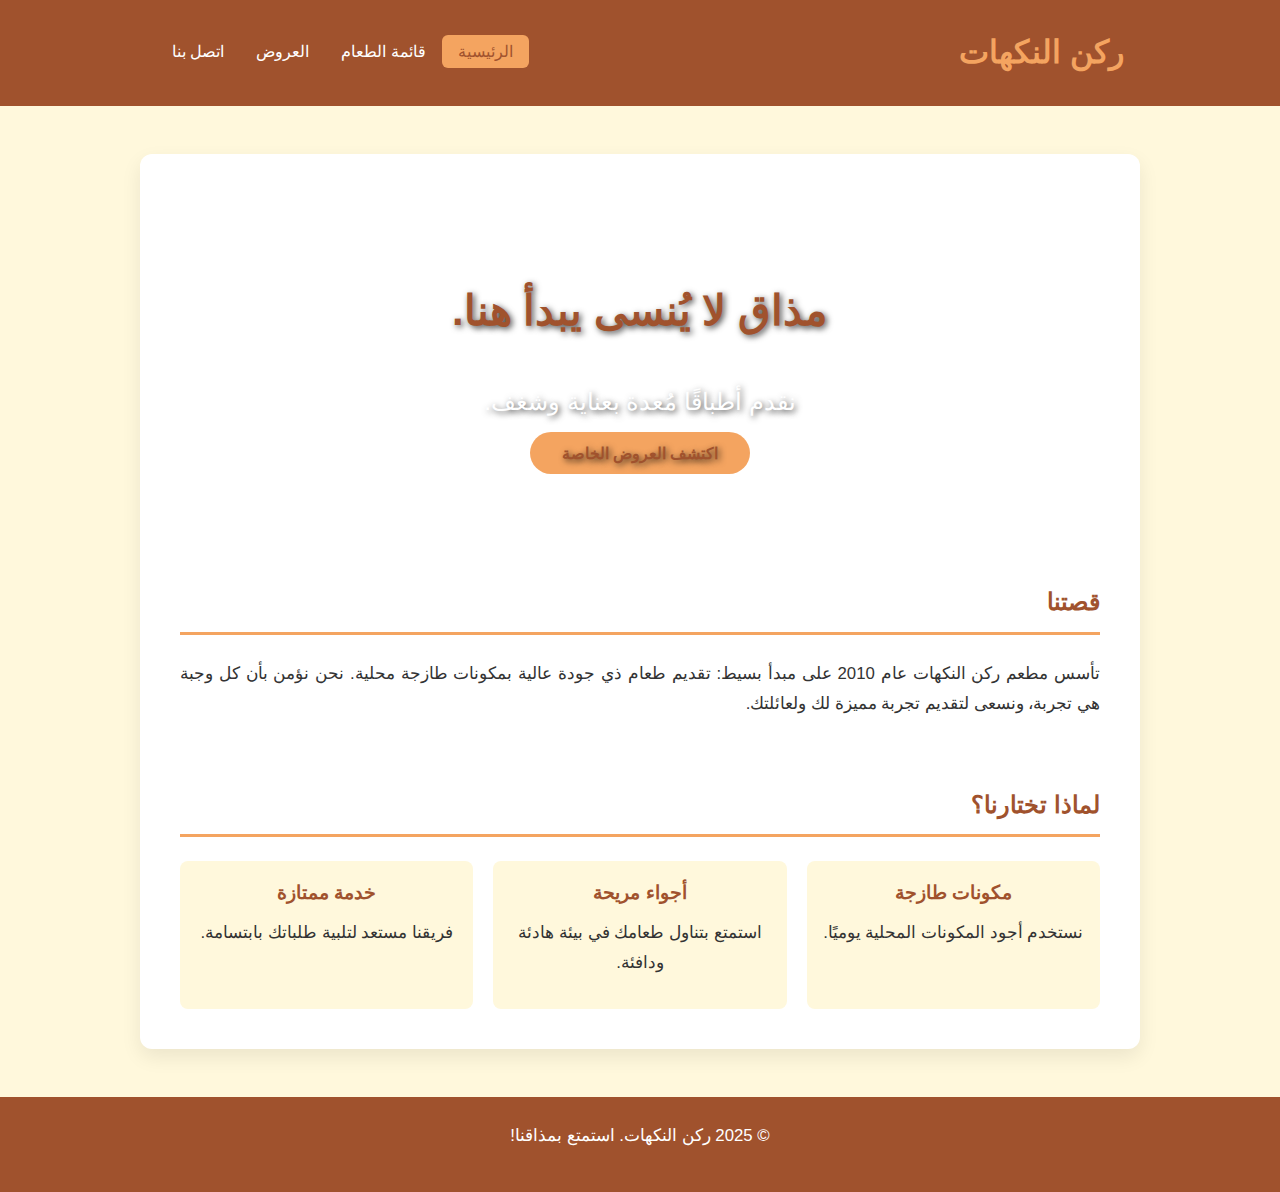
<file: index.html>
<!DOCTYPE html>
<html lang="ar" dir="rtl">
  <head>
    <meta charset="UTF-8" />
    <meta name="viewport" content="width=device-width, initial-scale=1.0" />
    <title>الرئيسية | ركن النكهات</title>
    <link rel="stylesheet" href="style.css" />
  </head>
  <body>
    <header class="main-header">
      <nav class="navbar">
        <div class="logo"><a href="index.html">ركن النكهات</a></div>
        <ul class="nav-links">
          <li><a href="index.html" class="active">الرئيسية</a></li>
          <li><a href="menu.html">قائمة الطعام</a></li>
          <li><a href="offers.html">العروض</a></li>
          <li><a href="contact.html">اتصل بنا</a></li>
        </ul>
      </nav>
    </header>

    <main>
      <section class="hero-banner">
        <h1>مذاق لا يُنسى يبدأ هنا.</h1>
        <p style="font-size: 1.5rem; margin-top: 1rem">
          نقدم أطباقًا مُعدة بعناية وشغف.
        </p>
        <a href="offers.html" class="button-cta" style="margin-top: 2rem"
          >اكتشف العروض الخاصة</a
        >
      </section>
      <section style="padding: 2rem 0">
        <h2>قصتنا</h2>
        <p style="text-align: justify; margin-bottom: 2rem">
          تأسس مطعم ركن النكهات عام 2010 على مبدأ بسيط: تقديم طعام ذي جودة عالية
          بمكونات طازجة محلية. نحن نؤمن بأن كل وجبة هي تجربة، ونسعى لتقديم تجربة
          مميزة لك ولعائلتك.
        </p>
      </section>

      <section>
        <h2>لماذا تختارنا؟</h2>
        <div
          style="
            display: flex;
            justify-content: space-around;
            gap: 20px;
            text-align: center;
          "
        >
          <article
            style="
              flex: 1;
              padding: 15px;
              background-color: var(--bg-light);
              border-radius: 8px;
            "
          >
            <h3>مكونات طازجة</h3>
            <p>نستخدم أجود المكونات المحلية يوميًا.</p>
          </article>
          <article
            style="
              flex: 1;
              padding: 15px;
              background-color: var(--bg-light);
              border-radius: 8px;
            "
          >
            <h3>أجواء مريحة</h3>
            <p>استمتع بتناول طعامك في بيئة هادئة ودافئة.</p>
          </article>
          <article
            style="
              flex: 1;
              padding: 15px;
              background-color: var(--bg-light);
              border-radius: 8px;
            "
          >
            <h3>خدمة ممتازة</h3>
            <p>فريقنا مستعد لتلبية طلباتك بابتسامة.</p>
          </article>
        </div>
      </section>
    </main>

    <footer>
      <p>&copy; 2025 ركن النكهات. استمتع بمذاقنا!</p>
    </footer>
  </body>
</html>
</file>
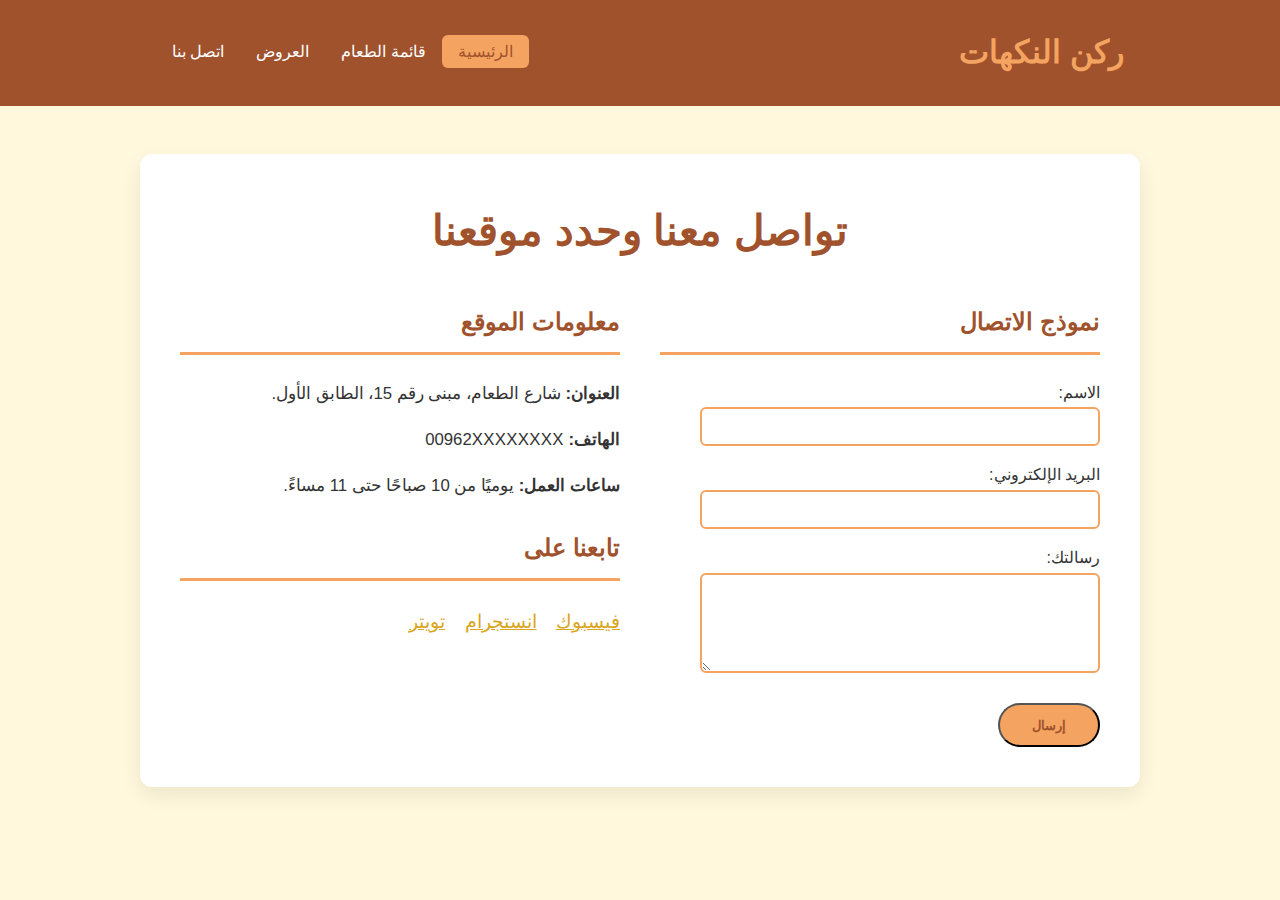
<file: contact.html>
<!DOCTYPE html>
<html lang="ar" dir="rtl">
  <head>
    <meta charset="UTF-8" />
    <meta name="viewport" content="width=device-width, initial-scale=1.0" />
    <title>Document</title>
    <link rel="stylesheet" href="style.css" />
  </head>
  <body>
    <header class="main-header">
      <nav class="navbar">
        <div class="logo"><a href="index.html">ركن النكهات</a></div>
        <ul class="nav-links">
          <li><a href="index.html" class="active">الرئيسية</a></li>
          <li><a href="menu.html">قائمة الطعام</a></li>
          <li><a href="offers.html">العروض</a></li>
          <li><a href="contact.html">اتصل بنا</a></li>
        </ul>
      </nav>
    </header>
    <main>
      <h1>تواصل معنا وحدد موقعنا</h1>
      <section style="display: flex; gap: 40px">
        <div style="flex: 1">
          <h2>نموذج الاتصال</h2>
          <form
            action="#"
            method="POST"
            class="contact-form"
            style="max-width: 400px; text-align: right"
          >
            <div style="margin-bottom: 15px">
              <label for="name" style="display: block">الاسم:</label>
              <input type="text" id="name" required />
            </div>
            <div style="margin-bottom: 15px">
              <label for="email" style="display: block"
                >البريد الإلكتروني:</label
              >
              <input type="email" id="email" required />
            </div>
            <div style="margin-bottom: 20px">
              <label for="message" style="display: block">رسالتك:</label>
              <textarea
                id="message"
                required
                style="min-height: 100px"
              ></textarea>
            </div>
            <button type="submit" class="button-cta">إرسال</button>
          </form>
        </div>
        <div style="flex: 1">
          <h2>معلومات الموقع</h2>
          <p>
            <strong>العنوان:</strong> شارع الطعام، مبنى رقم 15، الطابق الأول.
          </p>
          <p><strong>الهاتف:</strong> 00962XXXXXXXX</p>
          <p><strong>ساعات العمل:</strong> يوميًا من 10 صباحًا حتى 11 مساءً.</p>
          <div style="margin-top: 25px">
            <h2>تابعنا على</h2>
            <a
              href="#"
              style="
                color: var(--accent-color);
                font-size: 1.2rem;
                margin-left: 15px;
              "
              >فيسبوك</a
            >
            <a
              href="#"
              style="
                color: var(--accent-color);
                font-size: 1.2rem;
                margin-left: 15px;
              "
              >انستجرام</a
            >
            <a href="#" style="color: var(--accent-color); font-size: 1.2rem"
              >تويتر</a
            >
          </div>
        </div>
      </section>
    </main>
  </body>
</html>
</file>
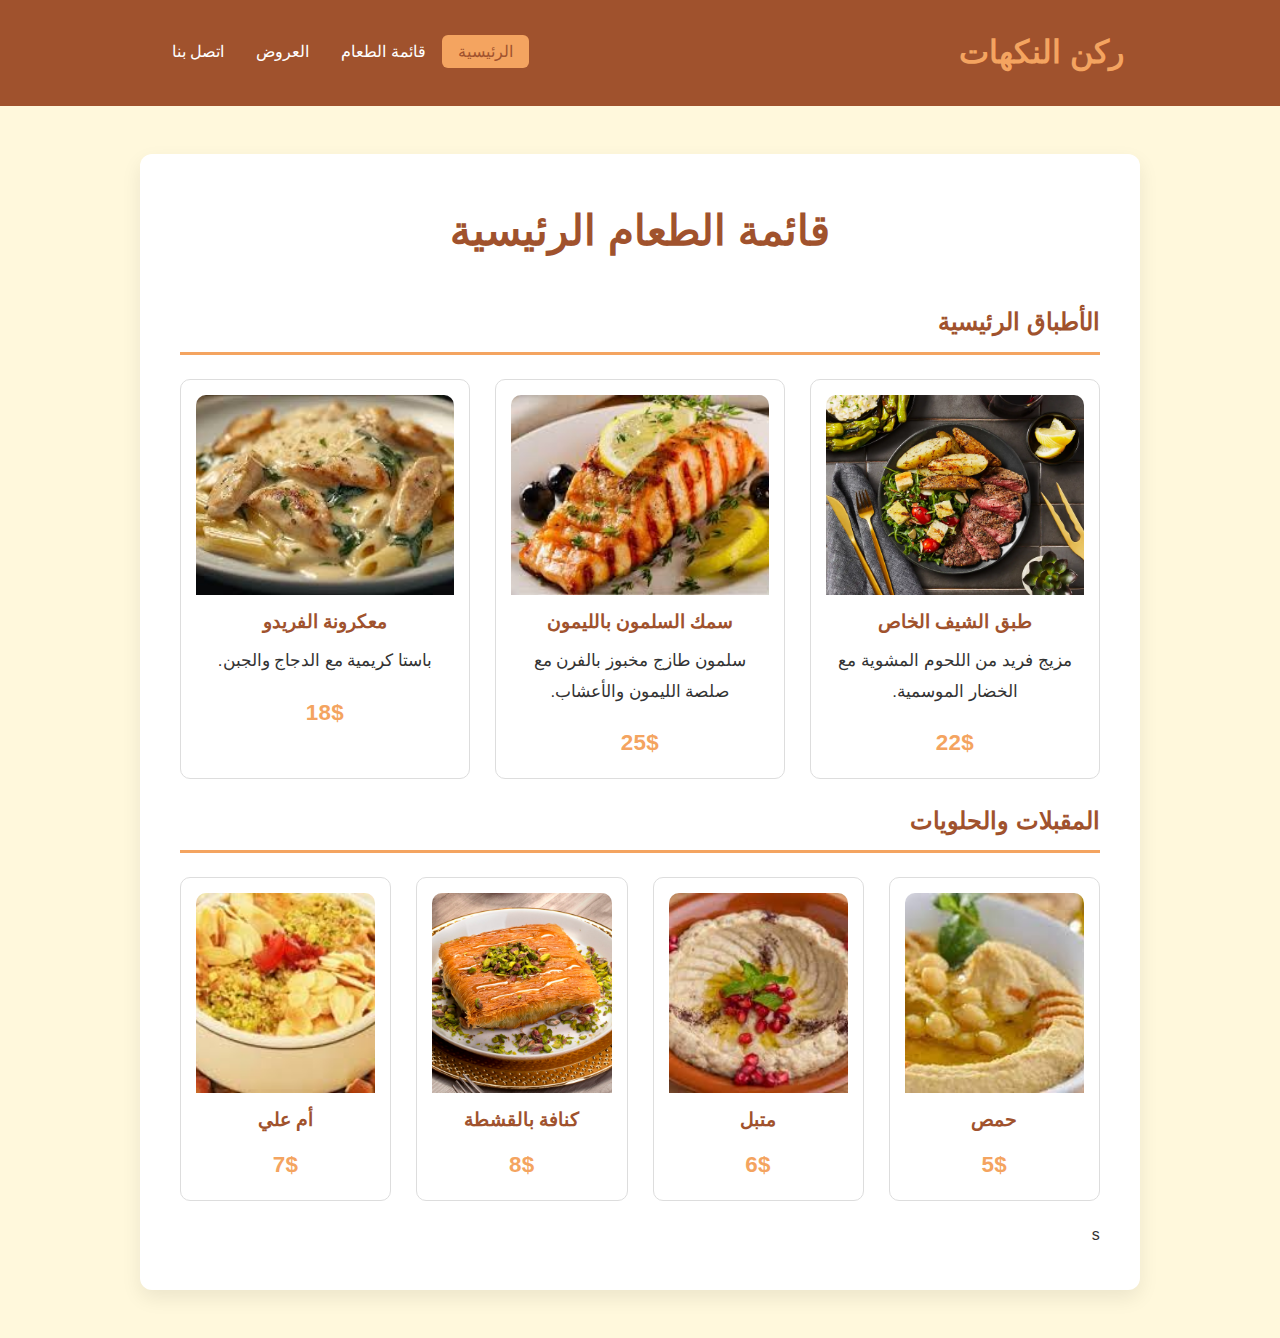
<file: menu.html>
<!DOCTYPE html>
<html lang="ar" dir="rtl">
  <head>
    <meta charset="UTF-8" />
    <meta name="viewport" content="width=device-width, initial-scale=1.0" />
    <title>قائمة الطعام - ركن النكهات</title>
    <link rel="stylesheet" href="style.css" />
  </head>
  <body>
    <header class="main-header">
      <nav class="navbar">
        <div class="logo"><a href="index.html">ركن النكهات</a></div>
        <ul class="nav-links">
          <li><a href="index.html" class="active">الرئيسية</a></li>
          <li><a href="menu.html">قائمة الطعام</a></li>
          <li><a href="offers.html">العروض</a></li>
          <li><a href="contact.html">اتصل بنا</a></li>
        </ul>
      </nav>
    </header>
    <main>
      <h1>قائمة الطعام الرئيسية</h1>
      <section>
        <h2>الأطباق الرئيسية</h2>
        <div class="menu-grid">
          <article class="menu-item">
            <img src="images/kød.jpg" alt="طبق الشيف الخاص" />
            <h3>طبق الشيف الخاص</h3>
            <p>مزيج فريد من اللحوم المشوية مع الخضار الموسمية.</p>
            <span class="item-price">22$</span>
          </article>
          <article class="menu-item">
            <img src="images/fisk.jpg" alt="سمك السلمون" />
            <h3>سمك السلمون بالليمون</h3>
            <p>سلمون طازج مخبوز بالفرن مع صلصة الليمون والأعشاب.</p>
            <span class="item-price">25$</span>
          </article>
          <article class="menu-item">
            <img src="images/pasta.jpg" alt="معكرونة الفريدو" />
            <h3>معكرونة الفريدو</h3>
            <p>باستا كريمية مع الدجاج والجبن.</p>
            <span class="item-price">18$</span>
          </article>
        </div>
      </section>

      <section>
        <h2>المقبلات والحلويات</h2>
        <div
          class="menu-grid"
          style="grid-template-columns: repeat(auto-fit, minmax(200px, 1fr))"
        >
          <article class="menu-item">
            <img src="images/humos.jpg" alt="حمص" />
            <h3>حمص</h3>
            <span class="item-price">5$</span>
          </article>
          <article class="menu-item">
            <img src="images/mtabal.jpg" alt="متبل" />
            <h3>متبل</h3>
            <span class="item-price">6$</span>
          </article>
          <article class="menu-item">
            <img src="images/knafa.jpg" alt="كنافة بالقشطة" />
            <h3>كنافة بالقشطة</h3>
            <span class="item-price">8$</span>
          </article>
          <article class="menu-item">
            <img src="./images/ali.jpg" alt="أم علي" />
            <h3>أم علي</h3>
            <span class="item-price">7$</span>
          </article>
        </div>
        s
      </section>
    </main>
  </body>
</html>
</file>
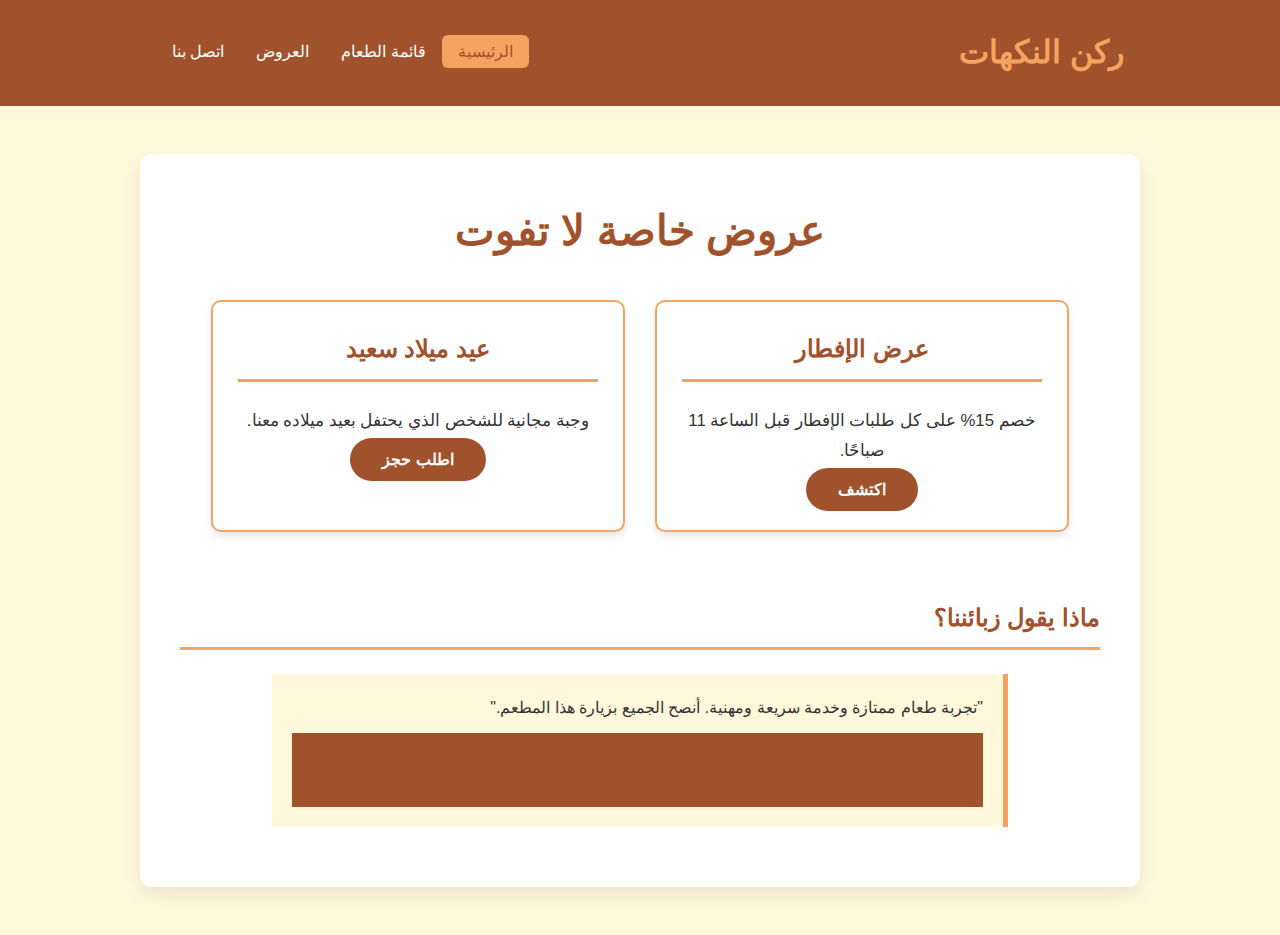
<file: offers.html>
<!DOCTYPE html>
<html lang="ar" dir="rtl">
  <head>
    <meta charset="UTF-8" />
    <meta name="viewport" content="width=device-width, initial-scale=1.0" />
    <title>offers</title>
    <link rel="stylesheet" href="style.css" />
  </head>
  <body>
    <header class="main-header">
      <nav class="navbar">
        <div class="logo"><a href="index.html">ركن النكهات</a></div>
        <ul class="nav-links">
          <li><a href="index.html" class="active">الرئيسية</a></li>
          <li><a href="menu.html">قائمة الطعام</a></li>
          <li><a href="offers.html">العروض</a></li>
          <li><a href="contact.html">اتصل بنا</a></li>
        </ul>
        <link rel="stylesheet" href="style.css" />
      </nav>
    </header>
    <main>
      <h1>عروض خاصة لا تفوت</h1>
      <section
        style="
          display: flex;
          gap: 30px;
          justify-content: center;
          text-align: center;
        "
      >
        <article
          style="
            width: 45%;
            padding: 25px;
            border: 2px solid var(--secondary-color);
            border-radius: 10px;
            background-color: #fff;
            box-shadow: 0 4px 8px rgba(0, 0, 0, 0.1);
          "
        >
          <h2>عرض الإفطار</h2>
          <p style="margin: 10px 0">
            خصم 15% على كل طلبات الإفطار قبل الساعة 11 صباحًا.
          </p>
          <a
            href="contact.html"
            class="button-cta"
            style="background-color: var(--primary-color); color: white"
            >اكتشف</a
          >
        </article>
        <article
          style="
            width: 45%;
            padding: 25px;
            border: 2px solid var(--secondary-color);
            border-radius: 10px;
            background-color: #fff;
            box-shadow: 0 4px 8px rgba(0, 0, 0, 0.1);
          "
        >
          <h2>عيد ميلاد سعيد</h2>
          <p style="margin: 10px 0">
            وجبة مجانية للشخص الذي يحتفل بعيد ميلاده معنا.
          </p>
          <a
            href="contact.html"
            class="button-cta"
            style="background-color: var(--primary-color); color: white"
            >اطلب حجز</a
          >
        </article>
      </section>

      <section style="margin-top: 4rem">
        <h2>ماذا يقول زبائننا؟</h2>
        <blockquote
          style="
            margin: 20px auto;
            padding: 20px;
            border-right: 5px solid var(--secondary-color);
            background-color: var(--bg-light);
            max-width: 80%;
          "
        >
          "تجربة طعام ممتازة وخدمة سريعة ومهنية. أنصح الجميع بزيارة هذا المطعم."
          <footer
            style="
              color: var(--primary-color);
              text-align: left;
              font-size: 0.9rem;
              margin-top: 10px;
            "
          >
            - أحمد خالد
          </footer>
        </blockquote>
      </section>
    </main>
  </body>
</html>
</file>
<file: style.css>
* {
  margin: 0;
  padding: 0;
  box-sizing: border-box;
}

/* المتغيرات */
:root {
  font-size: 16px;
  --primary-color: #a0522d;
  --secondary-color: #f4a460;
  --accent-color: #daa520;

  --text-dark: #333;
  --bg-light: #fff8dc;
  --max-width: 1000px;
}

body {
  font-family: Tahoma, sans-serif;
  color: var(--text-dark);
  background-color: var(--bg-light);
  line-height: 1.8;
  letter-spacing: 0.3px;
  direction: rtl;
}

/* الهيدر */
.main-header {
  background-color: var(--primary-color);
  padding: 1.5rem 0;
}

.navbar {
  max-width: var(--max-width);
  margin: auto;
  display: flex;
  justify-content: space-between;
  align-items: center;
  padding: 0 1rem;
}

.logo a {
  font-size: 2rem;
  color: var(--secondary-color);
  text-decoration: none;
  font-weight: bold;
}

.nav-links {
  list-style: none;
  display: flex;
}

.nav-links a {
  color: #fff;
  text-decoration: none;
  padding: 0.5rem 1rem;
  border-radius: 6px;
}

.nav-links a:hover,
.nav-links a.active {
  background-color: var(--secondary-color);
  color: var(--primary-color);
}

/* المحتوى */
main {
  max-width: var(--max-width);
  margin: 3rem auto;
  padding: 2.5rem;
  background-color: #fff;
  border-radius: 12px;
  box-shadow: 0 8px 20px rgba(0, 0, 0, 0.08);
}

h1 {
  text-align: center;
  color: var(--primary-color);
  font-size: 2.6rem;
  margin-bottom: 2rem;
}

h2 {
  color: var(--primary-color);
  border-bottom: 3px solid var(--secondary-color);
  padding-bottom: 0.5rem;
  margin-bottom: 1.5rem;
}

h3 {
  color: var(--primary-color);
  margin-bottom: 0.5rem;
}

p {
  font-size: 1.05rem;
  margin-bottom: 1rem;
}

/* Hero */
.hero-banner {
  background-size: cover;
  background-position: center;
  color: white;
  text-align: center;
  padding: 5rem 1rem;
  text-shadow: 2px 2px 6px rgba(0, 0, 0, 0.7);
}

/* البطاقات */
.card {
  background-color: var(--bg-light);
  padding: 20px;
  border-radius: 10px;
  box-shadow: 0 3px 8px rgba(0, 0, 0, 0.08);
  text-align: center;
}

/* المنيو */
.menu-grid {
  display: grid;
  grid-template-columns: repeat(auto-fit, minmax(250px, 1fr));
  gap: 25px;
}

.menu-item {
  background-color: var(--bg-light);
  padding: 15px;
  border-radius: 10px;
  transition: transform 0.3s;
}

.menu-item:hover {
  transform: translateY(-6px);
}

.item-price {
  color: var(--secondary-color);
  font-size: 1.4rem;
  font-weight: bold;
}

/* الفورم */
.contact-form input,
.contact-form textarea {
  width: 100%;
  border: 2px solid var(--secondary-color);
  border-radius: 6px;
  padding: 10px;
}

/* الأزرار */
.button-cta {
  background-color: var(--secondary-color);
  color: var(--primary-color);
  padding: 0.8rem 2rem;
  border-radius: 30px;
  text-decoration: none;
  font-weight: bold;
}

.button-cta:hover {
  background-color: var(--accent-color);
}

.hero-banner {
  background-image: url("https://via.placeholder.com/1000x400?text=Delicious+Food");
}

footer {
  background-color: var(--primary-color);
  color: white;
  text-align: center;
  padding: 1.5rem;
  margin-top: 3rem;
}

.menu-item img {
  width: 100%;
  height: 200px;
  object-fit: cover;
  display: block;
  border-radius: 10px 10px 0 0;
  margin-bottom: 10px;
}

.menu-item {
  background-color: #ffffff;
  border: 1px solid #dddddd;
  border-radius: 10px;
  margin-bottom: 20px;
  overflow: hidden;
  text-align: center;
}
</file>
